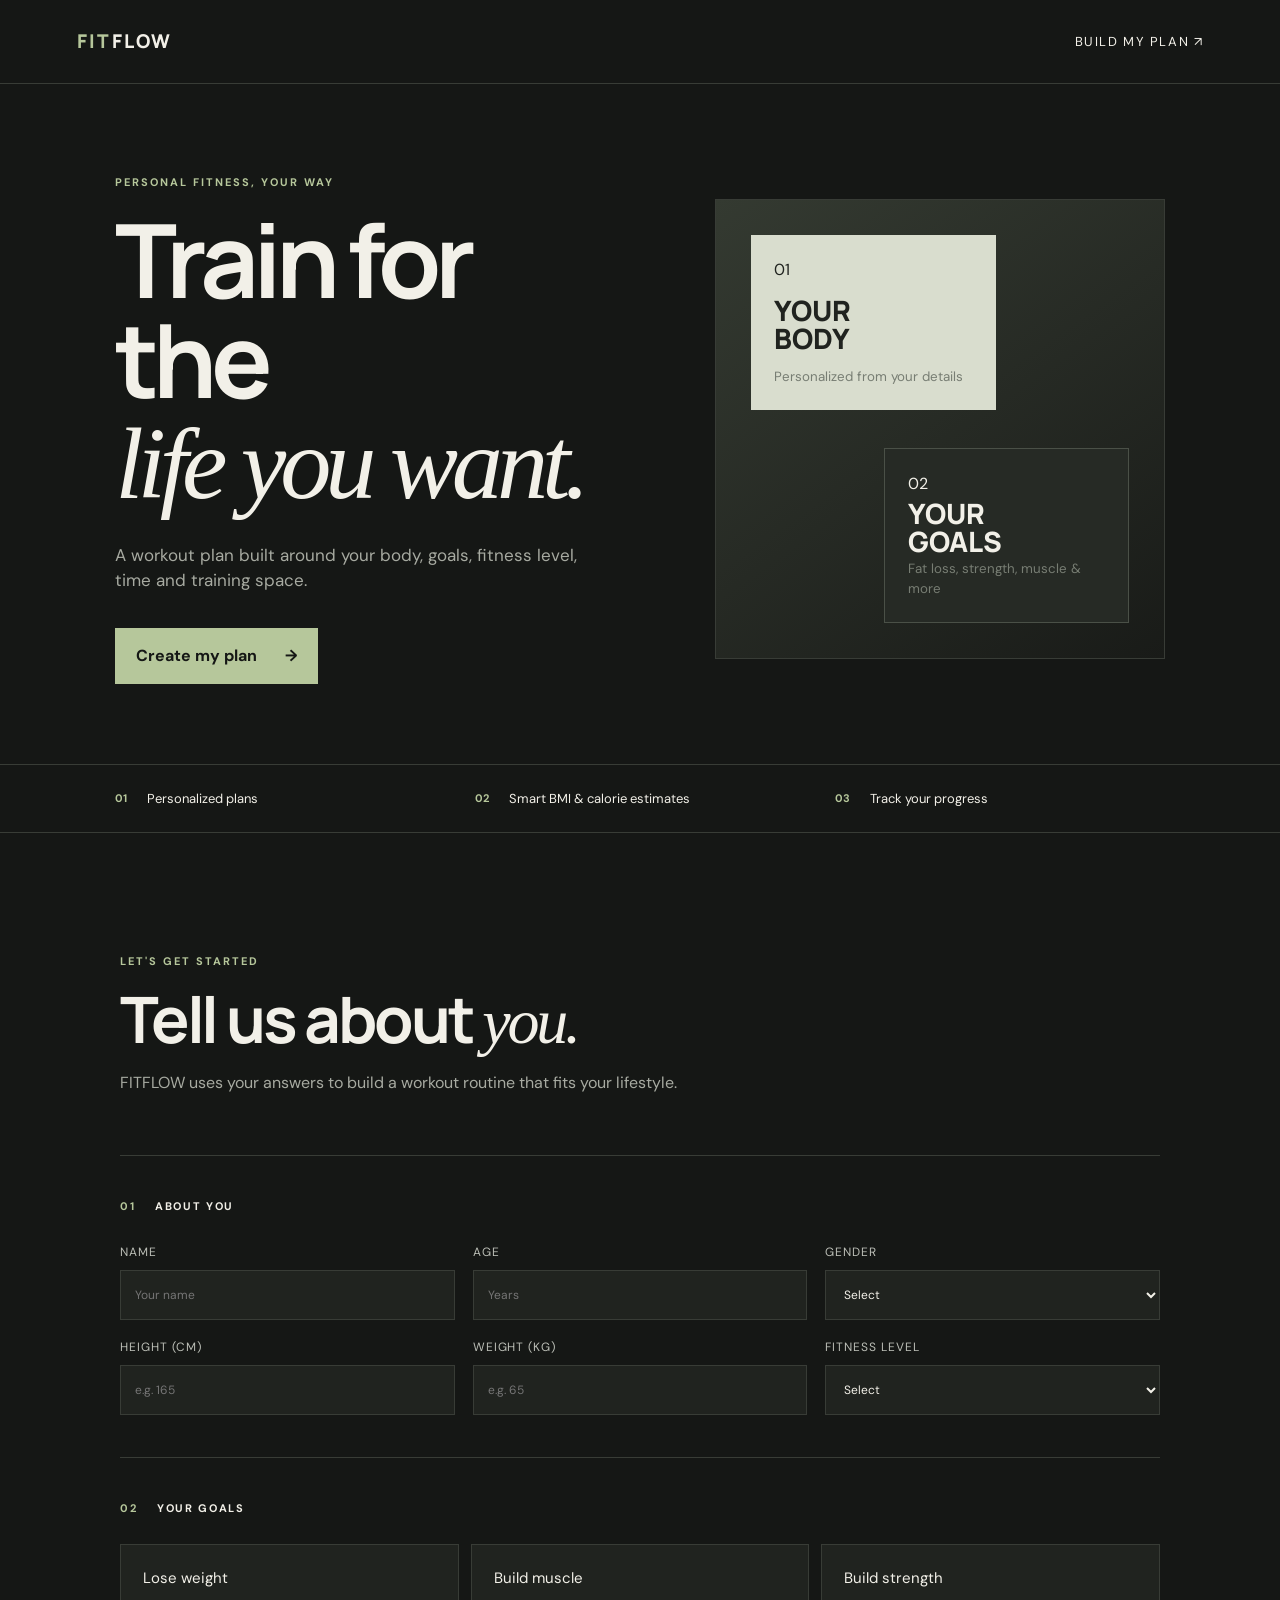
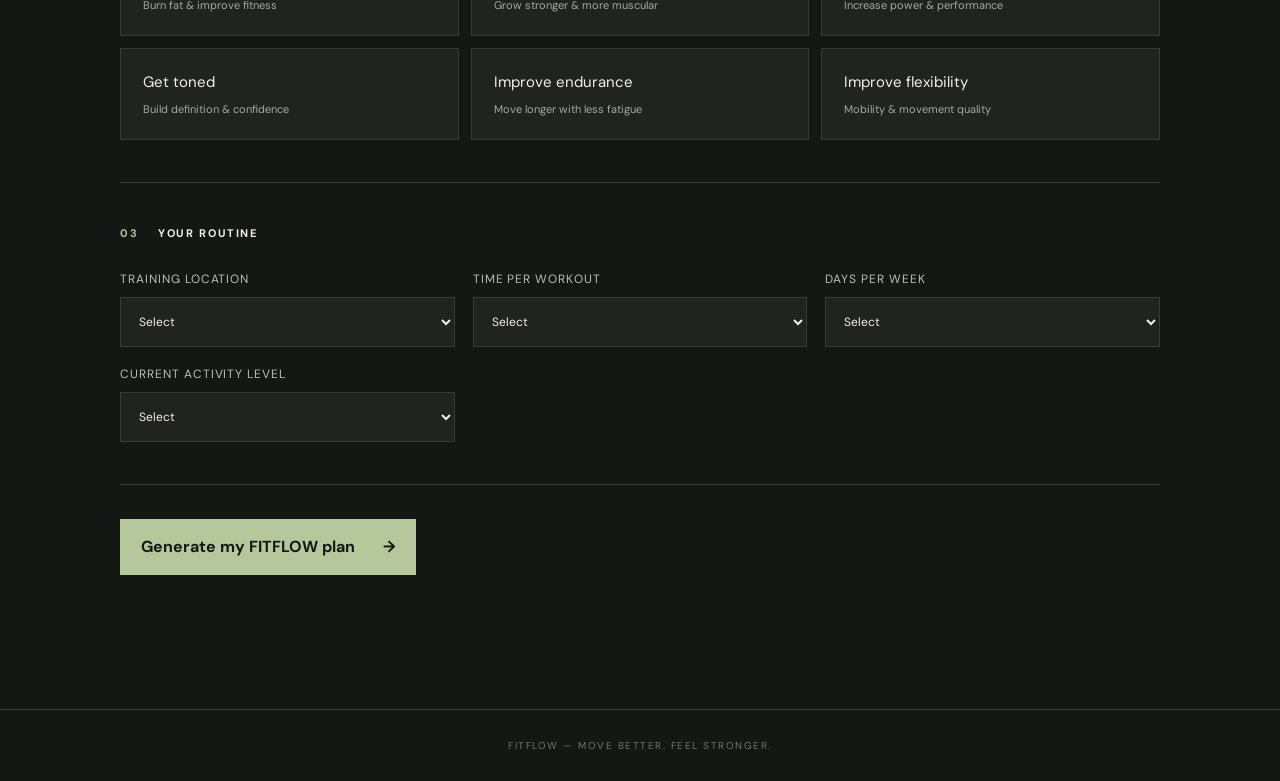
<file: FITFLOW_Workout_App/index.html>
<!DOCTYPE html><html lang="en"><head><meta charset="UTF-8"><meta name="viewport" content="width=device-width,initial-scale=1.0"><title>FITFLOW | Personalized Fitness</title><link rel="preconnect" href="https://fonts.googleapis.com"><link rel="preconnect" href="https://fonts.gstatic.com" crossorigin><link href="https://fonts.googleapis.com/css2?family=DM+Sans:wght@400;500;600;700&family=Manrope:wght@500;600;700;800&display=swap" rel="stylesheet"><link rel="stylesheet" href="style.css"></head><body><nav class="nav"><a class="brand" href="index.html"><span>FIT</span>FLOW</a><a class="nav-link" href="#setup">Build my plan ↗</a></nav><main><section class="hero"><div><p class="eyebrow">PERSONAL FITNESS, YOUR WAY</p><h1>Train for the<br><em>life you want.</em></h1><p class="hero-text">A workout plan built around your body, goals, fitness level, time and training space.</p><a class="primary-btn" href="#setup">Create my plan <span>→</span></a></div><div class="hero-visual"><div class="hero-card"><span>01</span><strong>YOUR<br>BODY</strong><small>Personalized from your details</small></div><div class="hero-card offset"><span>02</span><strong>YOUR<br>GOALS</strong><small>Fat loss, strength, muscle & more</small></div></div></section><section class="feature-strip"><div><b>01</b><span>Personalized plans</span></div><div><b>02</b><span>Smart BMI & calorie estimates</span></div><div><b>03</b><span>Track your progress</span></div></section><section id="setup" class="setup-section"><div class="section-heading"><p class="eyebrow">LET'S GET STARTED</p><h2>Tell us about <em>you.</em></h2><p>FITFLOW uses your answers to build a workout routine that fits your lifestyle.</p></div><form id="setupForm" class="setup-form"><div class="form-section"><div class="step-label"><span>01</span> ABOUT YOU</div><div class="field-grid"><label>Name<input id="name" required placeholder="Your name"></label><label>Age<input id="age" type="number" min="13" max="100" required placeholder="Years"></label><label>Gender<select id="gender" required><option value="">Select</option><option>Male</option><option>Female</option><option>Other</option><option>Prefer not to say</option></select></label><label>Height (cm)<input id="height" type="number" min="100" max="250" required placeholder="e.g. 165"></label><label>Weight (kg)<input id="weight" type="number" min="30" max="300" step=".1" required placeholder="e.g. 65"></label><label>Fitness level<select id="level" required><option value="">Select</option><option value="beginner">Beginner</option><option value="intermediate">Intermediate</option><option value="advanced">Advanced</option></select></label></div></div><div class="form-section"><div class="step-label"><span>02</span> YOUR GOALS</div><div class="choice-grid"><label class="choice"><input type="checkbox" name="goal" value="lose"><span>Lose weight<small>Burn fat & improve fitness</small></span></label><label class="choice"><input type="checkbox" name="goal" value="muscle"><span>Build muscle<small>Grow stronger & more muscular</small></span></label><label class="choice"><input type="checkbox" name="goal" value="strength"><span>Build strength<small>Increase power & performance</small></span></label><label class="choice"><input type="checkbox" name="goal" value="tone"><span>Get toned<small>Build definition & confidence</small></span></label><label class="choice"><input type="checkbox" name="goal" value="endurance"><span>Improve endurance<small>Move longer with less fatigue</small></span></label><label class="choice"><input type="checkbox" name="goal" value="flexibility"><span>Improve flexibility<small>Mobility & movement quality</small></span></label></div></div><div class="form-section"><div class="step-label"><span>03</span> YOUR ROUTINE</div><div class="field-grid"><label>Training location<select id="location" required><option value="">Select</option><option value="home">Home</option><option value="gym">Gym</option><option value="both">Both</option></select></label><label>Time per workout<select id="time" required><option value="">Select</option><option value="15">15 minutes</option><option value="30">30 minutes</option><option value="45">45 minutes</option><option value="60">60+ minutes</option></select></label><label>Days per week<select id="days" required><option value="">Select</option><option value="2">2 days</option><option value="3">3 days</option><option value="4">4 days</option><option value="5">5 days</option><option value="6">6 days</option></select></label><label>Current activity level<select id="activity" required><option value="">Select</option><option value="sedentary">Mostly sedentary</option><option value="light">Lightly active</option><option value="moderate">Moderately active</option><option value="very">Very active</option></select></label></div></div><button class="primary-btn submit-btn" type="submit">Generate my FITFLOW plan <span>→</span></button><p id="formError" class="form-error"></p></form></section></main><footer>FITFLOW — MOVE BETTER. FEEL STRONGER.</footer><script src="script.js"></script></body></html>
</file>
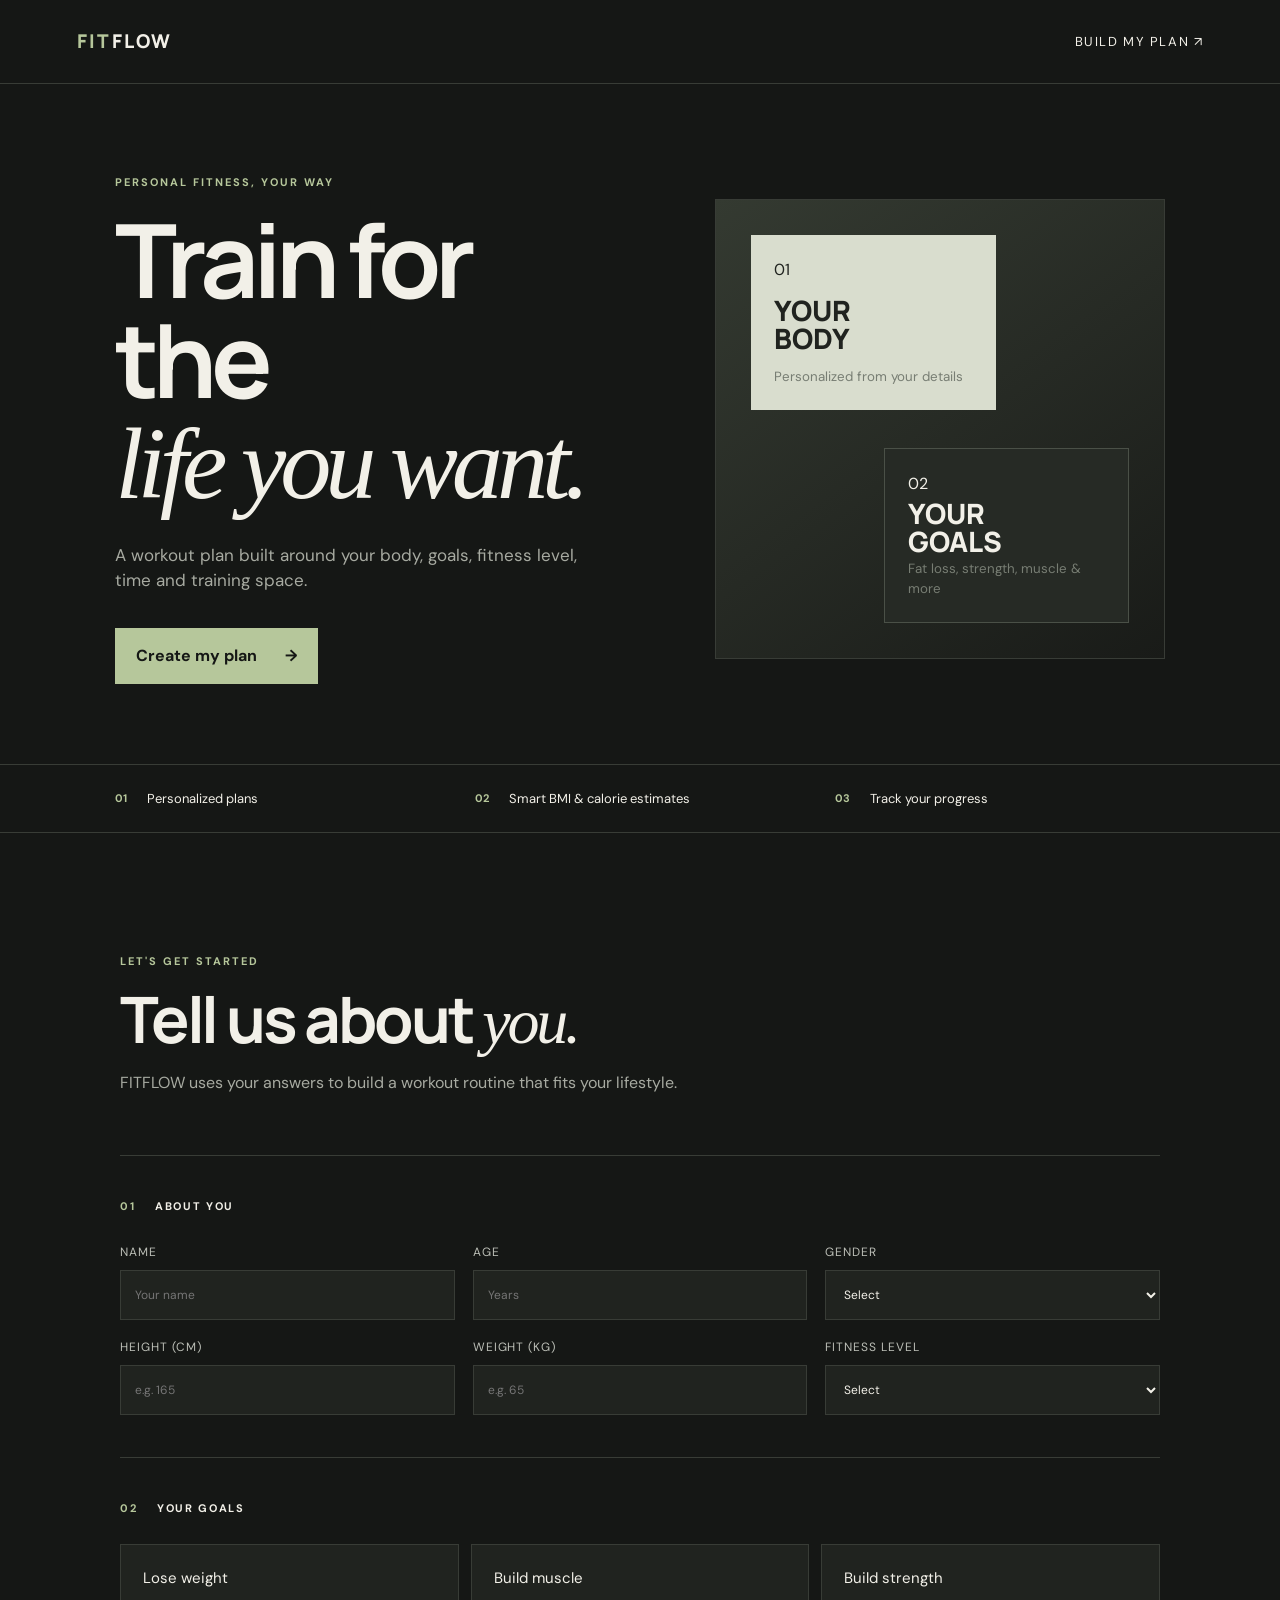
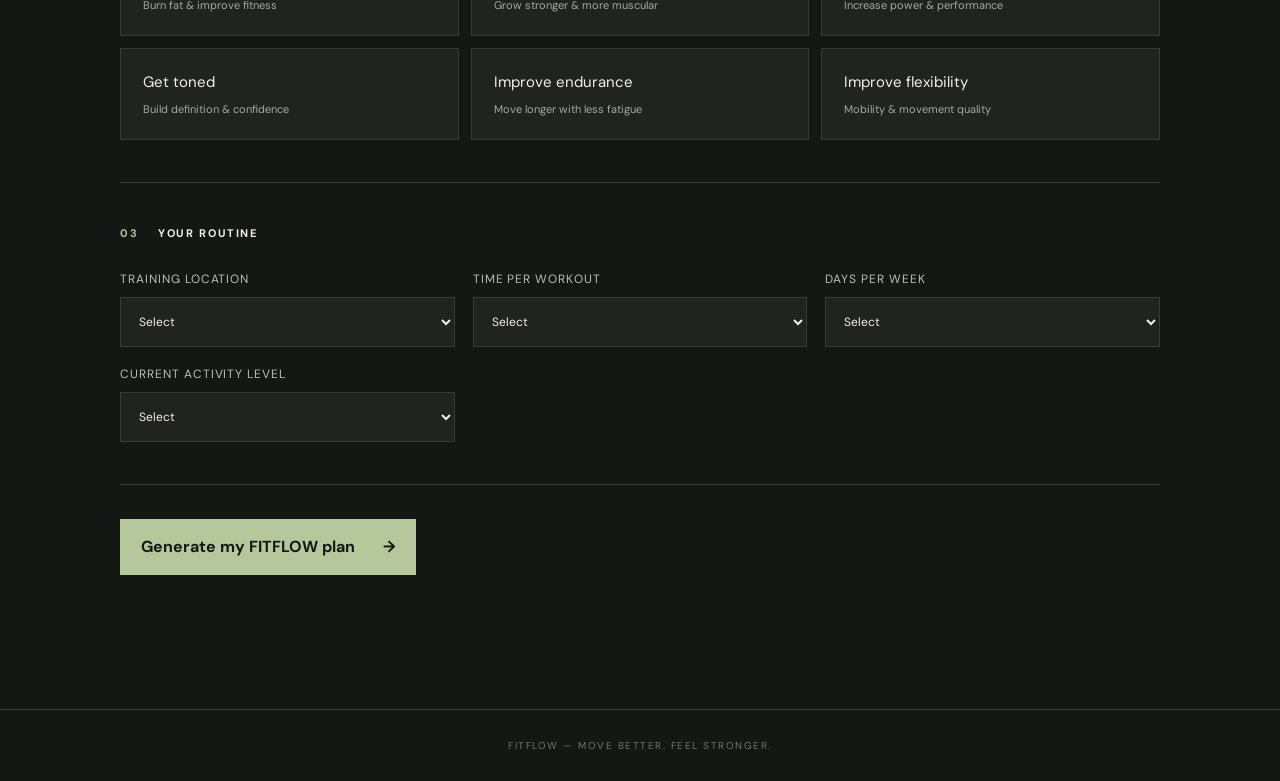
<file: FITFLOW_Workout_App/dashboard.html>
<!DOCTYPE html><html lang="en"><head><meta charset="UTF-8"><meta name="viewport" content="width=device-width,initial-scale=1.0"><title>FITFLOW | Dashboard</title><link rel="preconnect" href="https://fonts.googleapis.com"><link rel="preconnect" href="https://fonts.gstatic.com" crossorigin><link href="https://fonts.googleapis.com/css2?family=DM+Sans:wght@400;500;600;700&family=Manrope:wght@500;600;700;800&display=swap" rel="stylesheet"><link rel="stylesheet" href="style.css"></head><body class="dashboard-page"><nav class="nav"><a class="brand" href="index.html"><span>FIT</span>FLOW</a><div class="dash-nav-links"><a href="#today">Today</a><a href="#plan">Plan</a><a href="#progress">Progress</a><button id="resetBtn" class="ghost-btn">Edit profile</button></div></nav><main class="dashboard"><section class="dash-hero"><div><p class="eyebrow">YOUR PERSONAL DASHBOARD</p><h1>Ready when<br><em>you are,</em> <span id="dashName">Athlete.</span></h1><p id="planSummary" class="hero-text"></p></div><div class="bmi-card"><span>BMI</span><strong id="bmiValue">—</strong><small id="bmiCategory">—</small></div></section><section class="stats-grid"><div class="stat-card"><span>WORKOUTS THIS WEEK</span><strong id="workoutsCount">0</strong><small>completed</small></div><div class="stat-card"><span>WORKOUT TIME</span><strong id="minutesCount">0</strong><small>minutes</small></div><div class="stat-card"><span>STREAK</span><strong id="streakCount">0</strong><small>days</small></div><div class="stat-card"><span>DAILY CALORIES</span><strong id="calories">—</strong><small>estimated need</small></div></section><section id="today" class="today-section"><div class="section-heading compact"><p class="eyebrow">TODAY</p><h2 id="todayTitle">Your workout</h2></div><div class="today-card"><div><span id="todayFocus" class="tag">FULL BODY</span><h3 id="todayWorkout">Let's move.</h3><p id="todayMeta"></p></div><button id="startToday" class="primary-btn">Start workout <span>→</span></button></div></section><section id="plan" class="plan-section"><div class="section-heading compact"><p class="eyebrow">YOUR WEEK</p><h2>Built around <em>your goals.</em></h2></div><div id="weeklyPlan" class="weekly-plan"></div></section><section class="recommendation"><div><p class="eyebrow">WHY THIS PLAN</p><h2 id="recommendationTitle">Personalized for you.</h2><p id="recommendationText"></p></div><div class="recommendation-mark">FF</div></section><section id="progress" class="progress-section"><div class="section-heading compact"><p class="eyebrow">PROGRESS</p><h2>Keep <em>showing up.</em></h2></div><div class="progress-layout"><div class="progress-card"><div class="progress-top"><span>WORKOUT COMPLETION</span><strong id="progressPercent">0%</strong></div><div class="progress-bar"><i id="progressBar"></i></div><p>Complete your planned sessions to build your streak.</p></div><div class="progress-card"><span>WEIGHT</span><strong id="weightDisplay">—</strong><small>current kg</small></div></div></section></main><footer>FITFLOW — MOVE BETTER. FEEL STRONGER.</footer><div id="workoutModal" class="modal hidden"><div class="modal-box"><button class="close" id="closeModal">×</button><p class="eyebrow">TODAY'S SESSION</p><h2 id="modalTitle">Workout</h2><div id="exerciseList" class="exercise-list"></div><button id="completeWorkout" class="primary-btn full-btn">Mark workout complete <span>✓</span></button></div></div><script src="script.js"></script></body></html>
</file>
<file: FITFLOW_Workout_App/style.css>
*{box-sizing:border-box;margin:0;padding:0}:root{--bg:#151715;--panel:#20231f;--panel2:#292d28;--text:#f2f0e8;--muted:#a7aaa1;--accent:#b6c79b;--line:#383c36;--serif:Georgia,"Times New Roman",serif}html{scroll-behavior:smooth}body{background:var(--bg);color:var(--text);font-family:"DM Sans",sans-serif;line-height:1.5}a{text-decoration:none;color:inherit}button,input,select{font:inherit}.nav{height:84px;display:flex;align-items:center;justify-content:space-between;padding:0 6vw;border-bottom:1px solid var(--line)}.brand{font-family:Manrope,sans-serif;font-weight:800;letter-spacing:.12em;font-size:19px}.brand span{color:var(--accent)}.nav-link{font-size:13px;text-transform:uppercase;letter-spacing:.12em}.hero{min-height:650px;padding:90px 9vw 80px;display:grid;grid-template-columns:1.05fr .95fr;align-items:center;gap:8vw}.eyebrow{font-size:11px;letter-spacing:.18em;color:var(--accent);font-weight:700;margin-bottom:18px}h1,h2,h3{font-family:Manrope,sans-serif;line-height:.98}.hero h1{font-size:clamp(55px,8vw,105px);letter-spacing:-.06em}.hero h1 em,.dash-hero h1 em,h2 em{font-family:var(--serif);font-weight:400}.hero-text{color:var(--muted);max-width:510px;margin:28px 0 34px;font-size:17px}.primary-btn{display:inline-flex;align-items:center;gap:28px;background:var(--accent);color:#151715;border:0;padding:16px 21px;font-weight:700;cursor:pointer;transition:.2s}.primary-btn:hover{transform:translateY(-2px)}.hero-visual{min-height:400px;background:linear-gradient(145deg,#343a31,#191b18);border:1px solid var(--line);padding:35px}.hero-card{width:245px;height:175px;background:#d9ddce;color:#20231f;padding:23px;display:flex;flex-direction:column;justify-content:space-between}.hero-card.offset{margin:38px 0 0 auto;background:#262a25;color:var(--text);border:1px solid #4a5047}.hero-card strong{font:800 28px/1 Manrope}.hero-card small{color:#777d73}.feature-strip{border-block:1px solid var(--line);display:grid;grid-template-columns:repeat(3,1fr);padding:24px 9vw;gap:30px}.feature-strip div{display:flex;gap:20px;align-items:center}.feature-strip b{color:var(--accent);font-size:11px}.feature-strip span{font-size:13px}.setup-section{max-width:1100px;margin:auto;padding:120px 30px}.section-heading{margin-bottom:60px}.section-heading h2{font-size:clamp(40px,5vw,64px);letter-spacing:-.05em}.section-heading>p:last-child{color:var(--muted);margin-top:18px;max-width:560px}.setup-form{border-top:1px solid var(--line)}.form-section{padding:42px 0;border-bottom:1px solid var(--line)}.step-label{font-size:11px;letter-spacing:.15em;font-weight:700;margin-bottom:28px}.step-label span{color:var(--accent);margin-right:15px}.field-grid{display:grid;grid-template-columns:repeat(3,1fr);gap:18px}label{font-size:12px;color:#bbbeb6;text-transform:uppercase;letter-spacing:.08em}input,select{display:block;width:100%;margin-top:9px;background:var(--panel);border:1px solid var(--line);color:var(--text);padding:15px 14px;outline:none;text-transform:none;letter-spacing:0}input:focus,select:focus{border-color:var(--accent)}select option{background:var(--panel)}.choice-grid{display:grid;grid-template-columns:repeat(3,1fr);gap:12px}.choice{cursor:pointer;text-transform:none;letter-spacing:0}.choice input{display:none}.choice span{display:block;background:var(--panel);border:1px solid var(--line);padding:22px;color:var(--text);font-size:15px}.choice small{display:block;color:var(--muted);font-size:11px;margin-top:7px}.choice input:checked+span{border-color:var(--accent);background:#293025}.submit-btn{margin-top:34px}.form-error{color:#e9a9a9;font-size:13px;margin-top:14px}footer{text-align:center;border-top:1px solid var(--line);padding:28px;color:#70756c;font-size:10px;letter-spacing:.15em}.dashboard{max-width:1200px;margin:auto;padding:65px 30px 100px}.dash-nav-links{display:flex;align-items:center;gap:25px;font-size:12px;color:var(--muted)}.ghost-btn{background:none;border:1px solid var(--line);color:var(--text);padding:9px 13px;cursor:pointer}.dash-hero{display:flex;justify-content:space-between;align-items:end;gap:30px;padding:30px 0 65px}.dash-hero h1{font-size:clamp(48px,7vw,88px);letter-spacing:-.06em}.bmi-card{background:var(--accent);color:#171916;width:180px;height:180px;padding:22px;display:flex;flex-direction:column;justify-content:space-between}.bmi-card span{font-size:10px;letter-spacing:.15em;font-weight:700}.bmi-card strong{font:800 52px/1 Manrope}.bmi-card small{font-size:12px}.stats-grid{display:grid;grid-template-columns:repeat(4,1fr);gap:1px;background:var(--line);border:1px solid var(--line)}.stat-card{background:var(--panel);padding:25px}.stat-card span{font-size:10px;color:var(--muted);letter-spacing:.13em}.stat-card strong{display:block;font:700 38px Manrope;margin:14px 0 2px}.stat-card small{color:#777d73}.today-section,.plan-section,.progress-section{padding:95px 0 0}.section-heading.compact{margin-bottom:28px}.section-heading.compact h2{font-size:42px}.today-card{background:var(--panel2);padding:34px;display:flex;align-items:center;justify-content:space-between;border:1px solid var(--line)}.tag{font-size:10px;letter-spacing:.15em;color:var(--accent);font-weight:700}.today-card h3{font-size:32px;margin:12px 0 7px}.today-card p{color:var(--muted);font-size:13px}.weekly-plan{display:grid;grid-template-columns:repeat(7,1fr);gap:8px}.day-card{background:var(--panel);border:1px solid var(--line);padding:18px;min-height:175px}.day-card.active{border-color:var(--accent);background:#252a22}.day-card .day{font-size:10px;color:var(--muted);letter-spacing:.12em}.day-card strong{display:block;font-size:14px;line-height:1.2;margin-top:35px}.day-card small{display:block;color:var(--muted);font-size:10px;margin-top:10px}.day-card.completed{opacity:.6}.recommendation{margin-top:95px;background:#d9ddce;color:#20231f;padding:45px;display:flex;justify-content:space-between;align-items:center}.recommendation .eyebrow{color:#5d6853}.recommendation h2{font-size:38px}.recommendation p:last-child{max-width:680px;color:#62675d;margin-top:13px}.recommendation-mark{font:800 70px Manrope;opacity:.15}.progress-layout{display:grid;grid-template-columns:2fr 1fr;gap:12px}.progress-card{background:var(--panel);border:1px solid var(--line);padding:28px}.progress-card>span{font-size:10px;letter-spacing:.13em;color:var(--muted)}.progress-card>strong{display:block;font:700 38px Manrope;margin:13px 0 3px}.progress-card small,.progress-card p{font-size:12px;color:var(--muted)}.progress-top{display:flex;justify-content:space-between}.progress-top strong{font-size:20px!important;margin:0!important}.progress-bar{height:8px;background:#383d36;margin:22px 0 14px}.progress-bar i{display:block;height:100%;width:0;background:var(--accent);transition:width .4s}.modal{position:fixed;inset:0;background:rgba(0,0,0,.72);display:flex;align-items:center;justify-content:center;padding:20px;z-index:20}.hidden{display:none}.modal-box{width:min(600px,100%);max-height:90vh;overflow:auto;background:var(--panel2);border:1px solid var(--line);padding:38px;position:relative}.close{position:absolute;right:20px;top:15px;background:none;border:0;color:var(--text);font-size:28px;cursor:pointer}.modal-box h2{font-size:40px;margin-bottom:25px}.exercise-list{display:grid;gap:8px;margin-bottom:25px}.exercise{display:flex;justify-content:space-between;gap:15px;padding:15px;background:var(--panel);border:1px solid var(--line)}.exercise b{font-size:13px}.exercise span{font-size:11px;color:var(--muted)}.full-btn{width:100%;justify-content:space-between}@media(max-width:800px){.hero{grid-template-columns:1fr;padding:70px 7vw}.feature-strip{grid-template-columns:1fr;padding:22px 7vw}.field-grid,.choice-grid{grid-template-columns:1fr}.dashboard{padding:40px 20px 80px}.dash-nav-links a{display:none}.dash-hero{align-items:start;flex-direction:column}.bmi-card{width:150px;height:150px}.stats-grid{grid-template-columns:1fr 1fr}.weekly-plan{grid-template-columns:1fr 1fr}.day-card{min-height:130px}.today-card,.recommendation{flex-direction:column;align-items:flex-start;gap:25px}.progress-layout{grid-template-columns:1fr}}@media(max-width:450px){.hero h1{font-size:55px}.hero-card{width:200px;height:150px}.stats-grid,.weekly-plan{grid-template-columns:1fr}.nav{padding:0 20px}}
</file>
